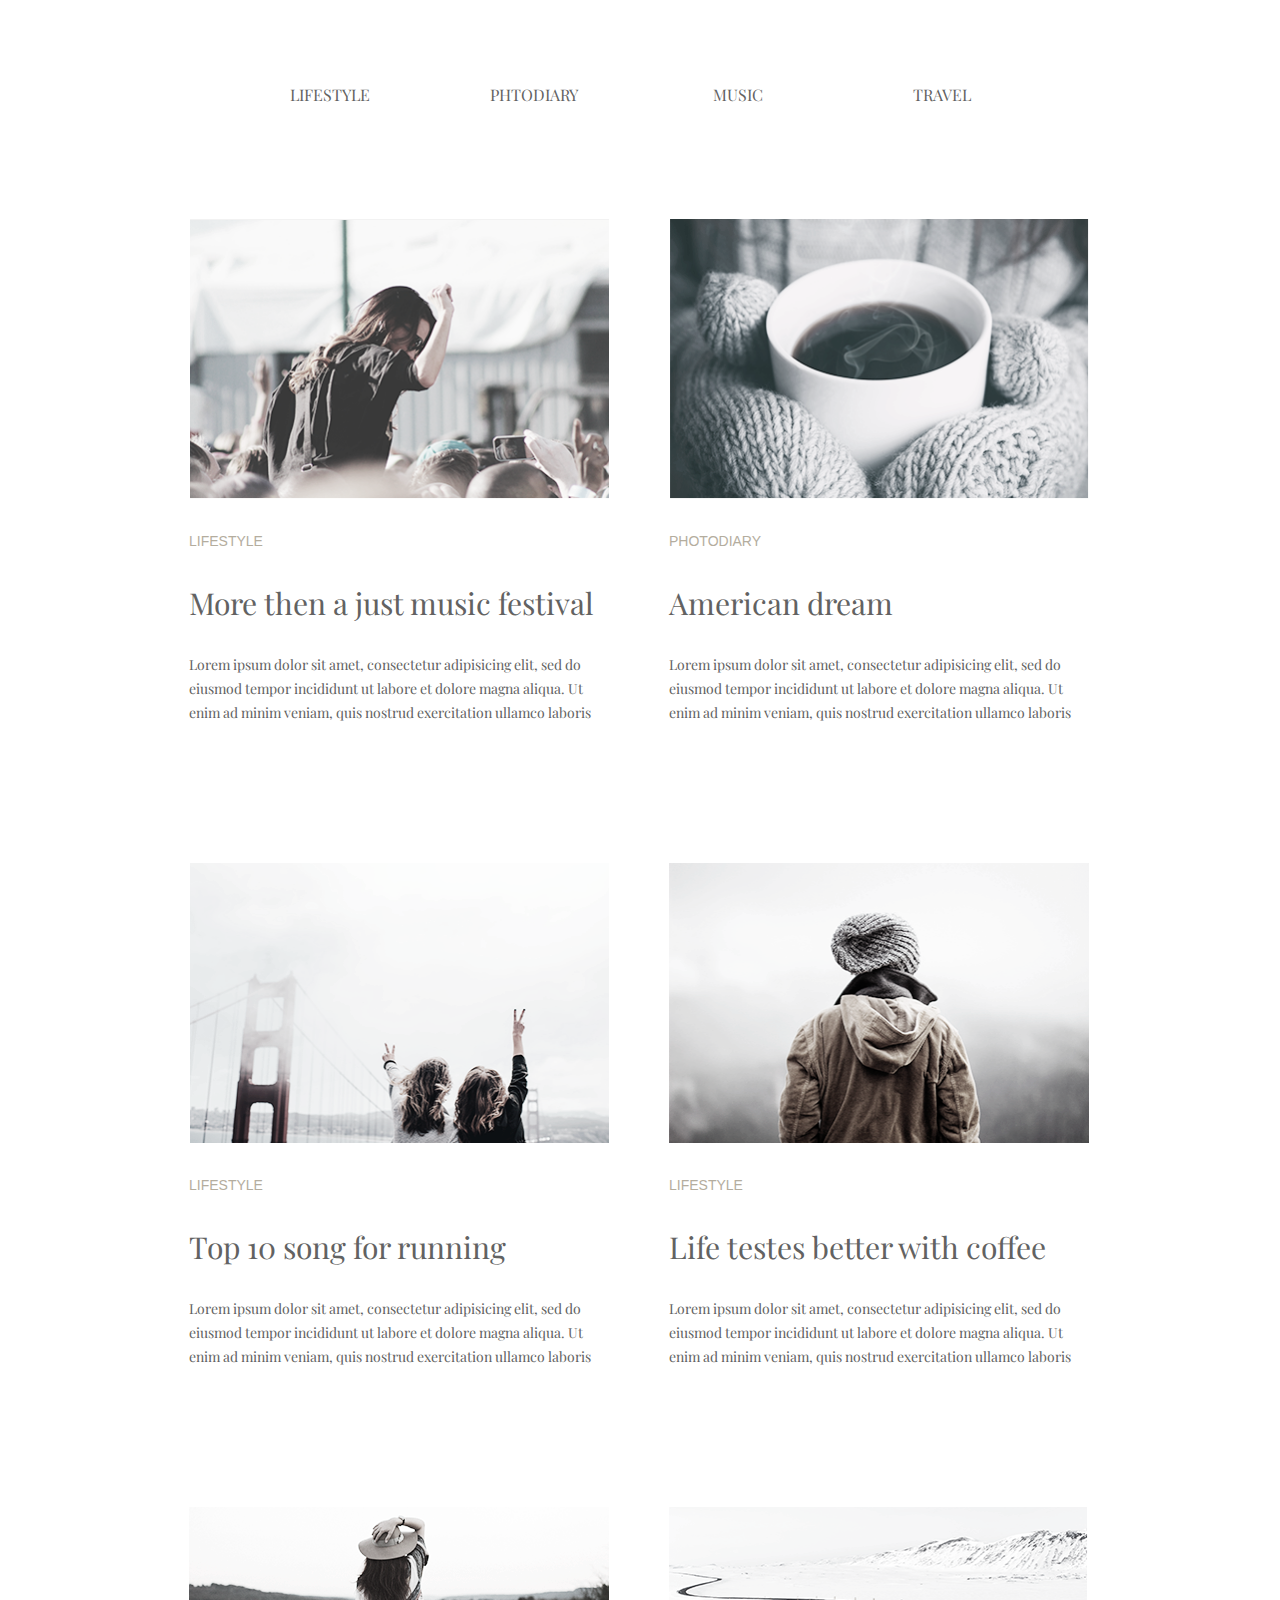
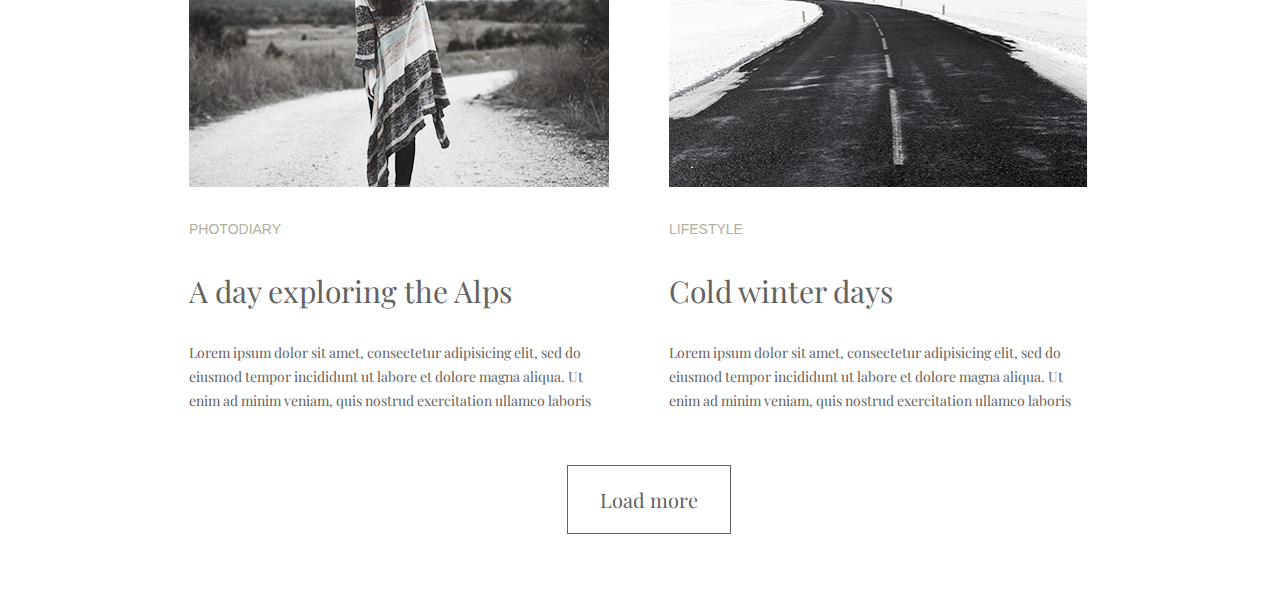
<file: css-html/homework-1/index.html>
<!DOCTYPE html>
<html lang="en">

<head>
    <meta charset="UTF-8">
    <meta name="viewport" content="width=device-width, initial-scale=1.0">
    <meta http-equiv="X-UA-Compatible" content="ie=edge">
    <title>Homework</title>
    <link href="https://fonts.googleapis.com/css?family=Playfair+Display" rel="stylesheet">
    <link rel="stylesheet" href="./css/reset.css">
    <link rel="stylesheet" href="./css/style.css">
</head>

<body>
    <header>
        <nav>
            <ul>
                <li>
                    <a class="text" href="#">LIFESTYLE</a>
                </li>
                <li>
                    <a class="text" href="#">PHTODIARY</a>
                </li>
                <li>
                    <a class="text" href="#">MUSIC</a>
                </li>
                <li>
                    <a class="text" href="#">TRAVEL</a>
                </li>
            </ul>
        </nav>
    </header>
    <main class="wrapper">
        <section>
            <div class="block">
                <img src="./img/1° row.png" alt="img1">
                <p class="img-name">LIFESTYLE</p>
                <h2 class="text text-headline">More then a just music festival</h2>
                <p class="text">Lorem ipsum dolor sit amet, consectetur adipisicing elit, sed do eiusmod tempor
                    incididunt
                    ut labore et dolore magna aliqua. Ut enim ad minim veniam, quis nostrud exercitation ullamco
                    laboris</p>
            </div>
            <div class="block">
                <img src="./img/2° row.png" alt="img3">
                <p class="img-name">PHOTODIARY</p>
                <h2 class="text text-headline">American dream</h2>
                <p class="text">Lorem ipsum dolor sit amet, consectetur adipisicing elit, sed do eiusmod tempor
                    incididunt
                    ut labore et dolore magna aliqua. Ut enim ad minim veniam, quis nostrud exercitation ullamco
                    laboris</p>
            </div>
        </section>
        <section>
            <div class="block">
                <img src="./img/3° row.png" alt="img5">
                <p class="img-name">LIFESTYLE</p>
                <h2 class="text text-headline">Top 10 song for running</h2>
                <p class="text">Lorem ipsum dolor sit amet, consectetur adipisicing elit, sed do eiusmod tempor
                    incididunt
                    ut labore et dolore magna aliqua. Ut enim ad minim veniam, quis nostrud exercitation ullamco
                    laboris</p>
            </div>

            <div class="block">
                <img src="./img/image 4.png" alt="img2">
                <p class="img-name">LIFESTYLE</p>
                <h2 class="text text-headline">Life testes better with coffee</h2>
                <p class="text">Lorem ipsum dolor sit amet, consectetur adipisicing elit, sed do eiusmod tempor
                    incididunt
                    ut labore et dolore magna aliqua. Ut enim ad minim veniam, quis nostrud exercitation ullamco
                    laboris</p>
            </div>
        </section>
        <section>
            <div class="block">
                <img src="./img/image.png" alt="img4">
                <p class="img-name">PHOTODIARY</p>
                <h2 class="text text-headline">A day exploring the Alps</h2>
                <p class="text">Lorem ipsum dolor sit amet, consectetur adipisicing elit, sed do eiusmod tempor
                    incididunt
                    ut labore et dolore magna aliqua. Ut enim ad minim veniam, quis nostrud exercitation ullamco
                    laboris</p>
            </div>
            <div class="block">
                <img src="./img/6° row.png" alt="img6">
                <p class="img-name">LIFESTYLE</p>
                <h2 class="text text-headline">Cold winter days</h2>
                <p class="text">Lorem ipsum dolor sit amet, consectetur adipisicing elit, sed do eiusmod tempor
                    incididunt
                    ut labore et dolore magna aliqua. Ut enim ad minim veniam, quis nostrud exercitation ullamco
                    laboris</p>
            </div>
        </section>
        <button class="super-link">Load more</button>
    </main>

</body>

</html>
</file>
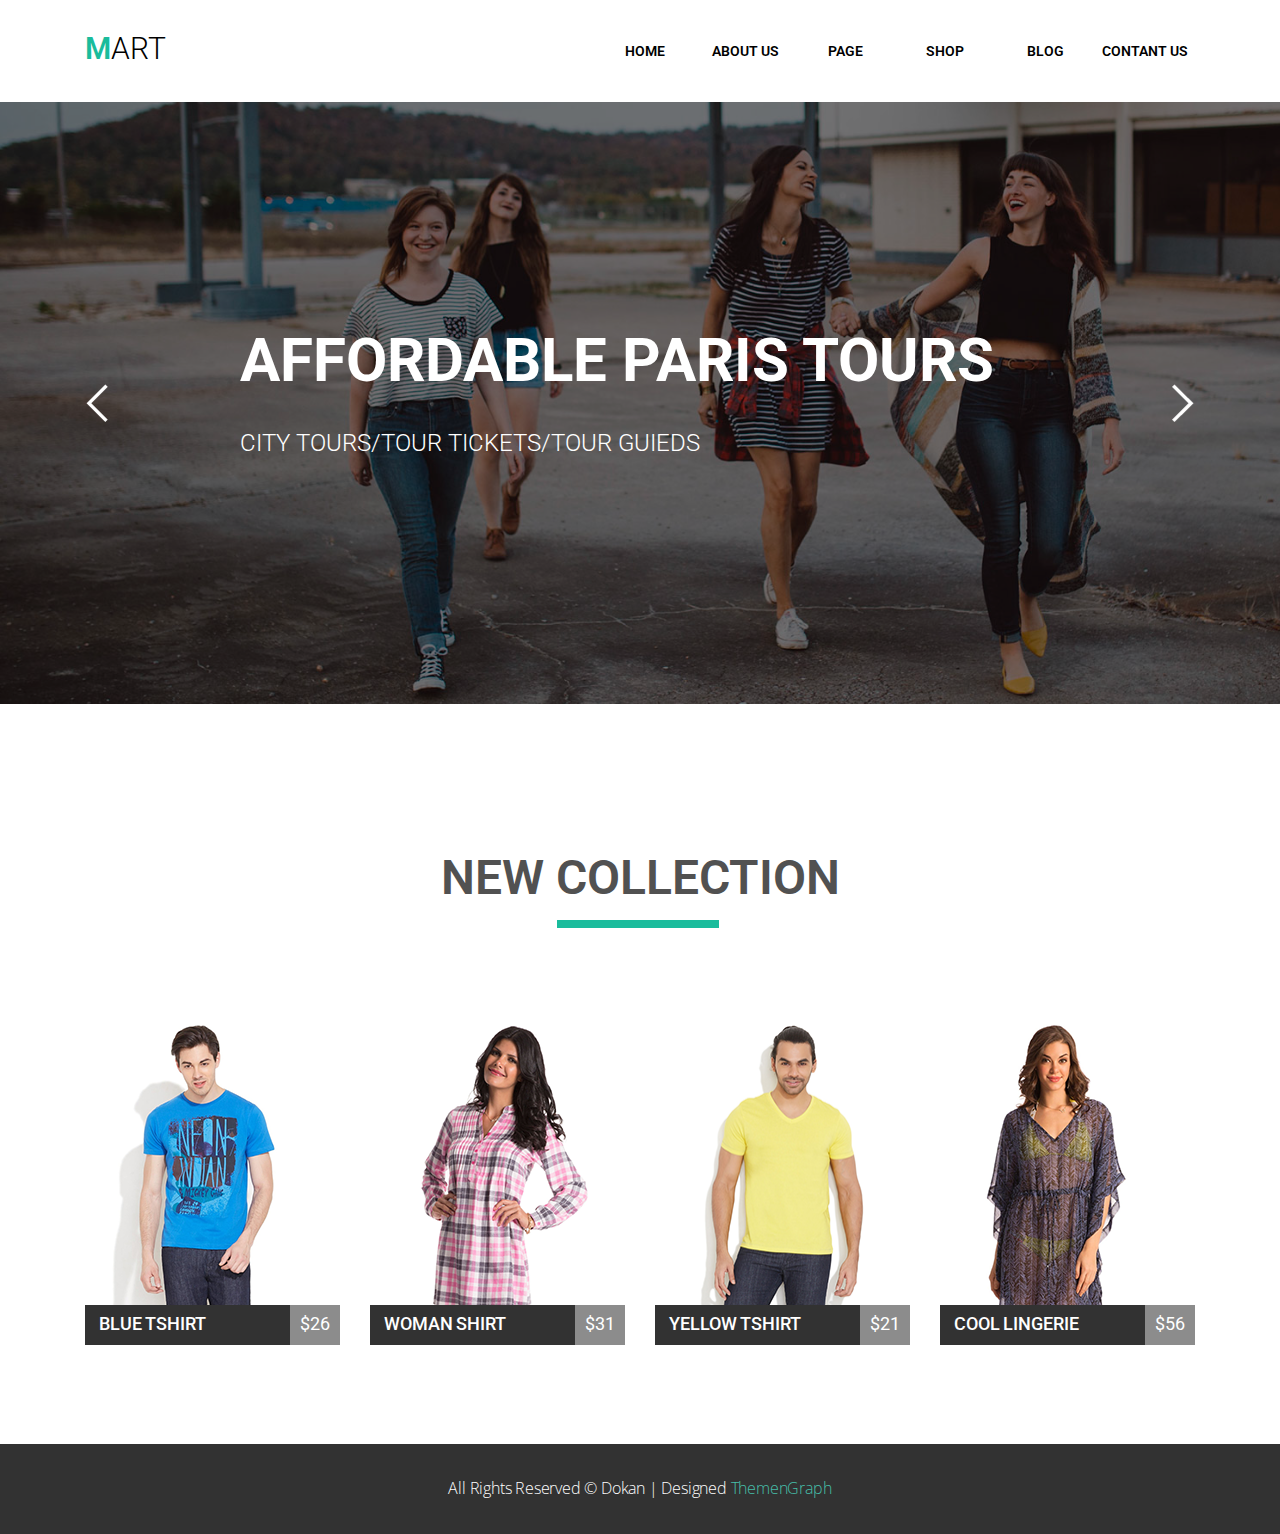
<file: css-html/homework-2/index.html>
<!DOCTYPE html>
<html lang="en">

<head>
    <meta charset="UTF-8">
    <meta name="viewport" content="width=device-width, initial-scale=1.0">
    <meta http-equiv="X-UA-Compatible" content="ie=edge">
    <title>Document</title>
    <link href="https://fonts.googleapis.com/css?family=Allerta+Stencil|Open+Sans:300,400,600|Roboto:300,400,500,900" rel="stylesheet">
    <link rel="stylesheet" href="./css/style.css">
    <link rel="stylesheet" href="./css/reset.css">
</head>

<body>
    <header class="header">
        <div class="head-nav clearfix">
            <ul>
                <span class="name">MART</span>
                <li class="menu">
                    <a href="#">CONTANT US</a>
                </li>
                <li class="menu">
                    <a href="#">BLOG</a>
                </li>
                <li class="menu">
                    <a href="#">SHOP</a>
                </li>
                <li class="menu">
                    <a href="#">PAGE</a>
                </li>
                <li class="menu">
                    <a href="#">ABOUT US</a>
                </li>
                <li class="menu">
                    <a href="#">HOME</a>
                </li>
            </ul>
        </div>
    </header>

    <main>
        <div class="slider">
            <div class="Rectangle_2"></div>
            <div class="slider-content">
                <button class="slider-btn slider-btn-prev"></button>
                <div class="slider-text">
                    <h2 class="slider-title">
                        <span class="slider-title-main">AFFORDABLE PARIS TOURS</span>
                        <span class="slider-title-secondary">CITY TOURS/TOUR TICKETS/TOUR GUIEDS</span>
                    </h2>
                </div>
                <button class="slider-btn slider-btn-next"></button>
            </div>
        </div>



        <section class=" featured clearfix">
            <div class="content">
                <h2 class="content-item">NEW COLLECTION</h2>
            </div>

            <div class="list-item img-1">
                <div class="overlay"></div>
                <div class="list-item-product">
                    <img src="./img/category-2.png" alt="" width="255px" height="283px">
                </div>

                <div class="social-img">
                    <div class="overlay-social icon-1">
                        <a href="#"></a>
                    </div>
                    <div class="overlay-social icon-2">
                        <a></a>
                    </div>
                    <div class="overlay-social icon-3">
                        <a></a>
                    </div>
                    <div class="buy">
                        <img class="icon-about" src="./img/sale.png" alt="">
                        <button class="sale">ADD TO CART</button>
                    </div>
                </div>

                <div class="box">
                    <button class="product-name">BLUE TSHIRT</button>
                    <span class="price">$26</span>
                </div>
            </div>


            <div class="list-item">
                <div class="overlay">
                </div>
                <div class="list-item-product">
                    <img src="./img/category-1.png" alt="" width="255px" height="283px">
                </div>
                <div class="social-img">
                    <div class="overlay-social icon-1">
                        <a href="#"></a>
                    </div>
                    <div class="overlay-social icon-2">
                        <a></a>
                    </div>
                    <div class="overlay-social icon-3">
                        <a></a>
                    </div>
                    <div class="buy">
                        <img class="icon-about" src="./img/sale.png" alt="">
                        <button class="sale">ADD TO CART</button>
                    </div>
                </div>

                <div class="box">
                    <button class="product-name">WOMAN SHIRT</button>
                    <span class="price">$31</span>
                </div>
            </div>
            <div class="list-item">
                <div class="overlay">
                </div>
                <div class="list-item-product">
                    <img src="./img/category-4.png" alt="" width="255px" height="283px">
                </div>
                <div class="social-img">
                    <div class="overlay-social icon-1">
                        <a href="#"></a>
                    </div>
                    <div class="overlay-social icon-2">
                        <a></a>
                    </div>
                    <div class="overlay-social icon-3">
                        <a></a>
                    </div>
                    <div class="buy">
                        <img class="icon-about" src="./img/sale.png" alt="">
                        <button class="sale">ADD TO CART</button>
                    </div>
                </div>

                <div class="box">
                    <button class="product-name">YELLOW TSHIRT</button>
                    <span class="price">$21</span>
                </div>
            </div>
            <div class="list-item img-4">
                <div class="overlay">
                </div>
                <div class="list-item-product">
                    <img src="./img/category-3.png" alt="" width="255px" height="283px">
                </div>
                <div class="social-img">
                    <div class="overlay-social icon-1">
                        <a href="#"></a>
                    </div>
                    <div class="overlay-social icon-2">
                        <a></a>
                    </div>
                    <div class="overlay-social icon-3">
                        <a></a>
                    </div>
                    <div class="buy">
                        <img class="icon-about" src="./img/sale.png" alt="">
                        <button class="sale">ADD TO CART</button>
                    </div>
                </div>

                <div class="box">
                    <button class="product-name">COOL LINGERIE</button>
                    <span class="price">$56</span>
                </div>
            </div>
        </section>
    </main>
    <footer>
        <div class="about">
            <h3>All Rights Reserved © Dokan | Designed <span class="last-word">ThemenGraph</span></h3>
        </div>
    </footer>

</html>
</file>
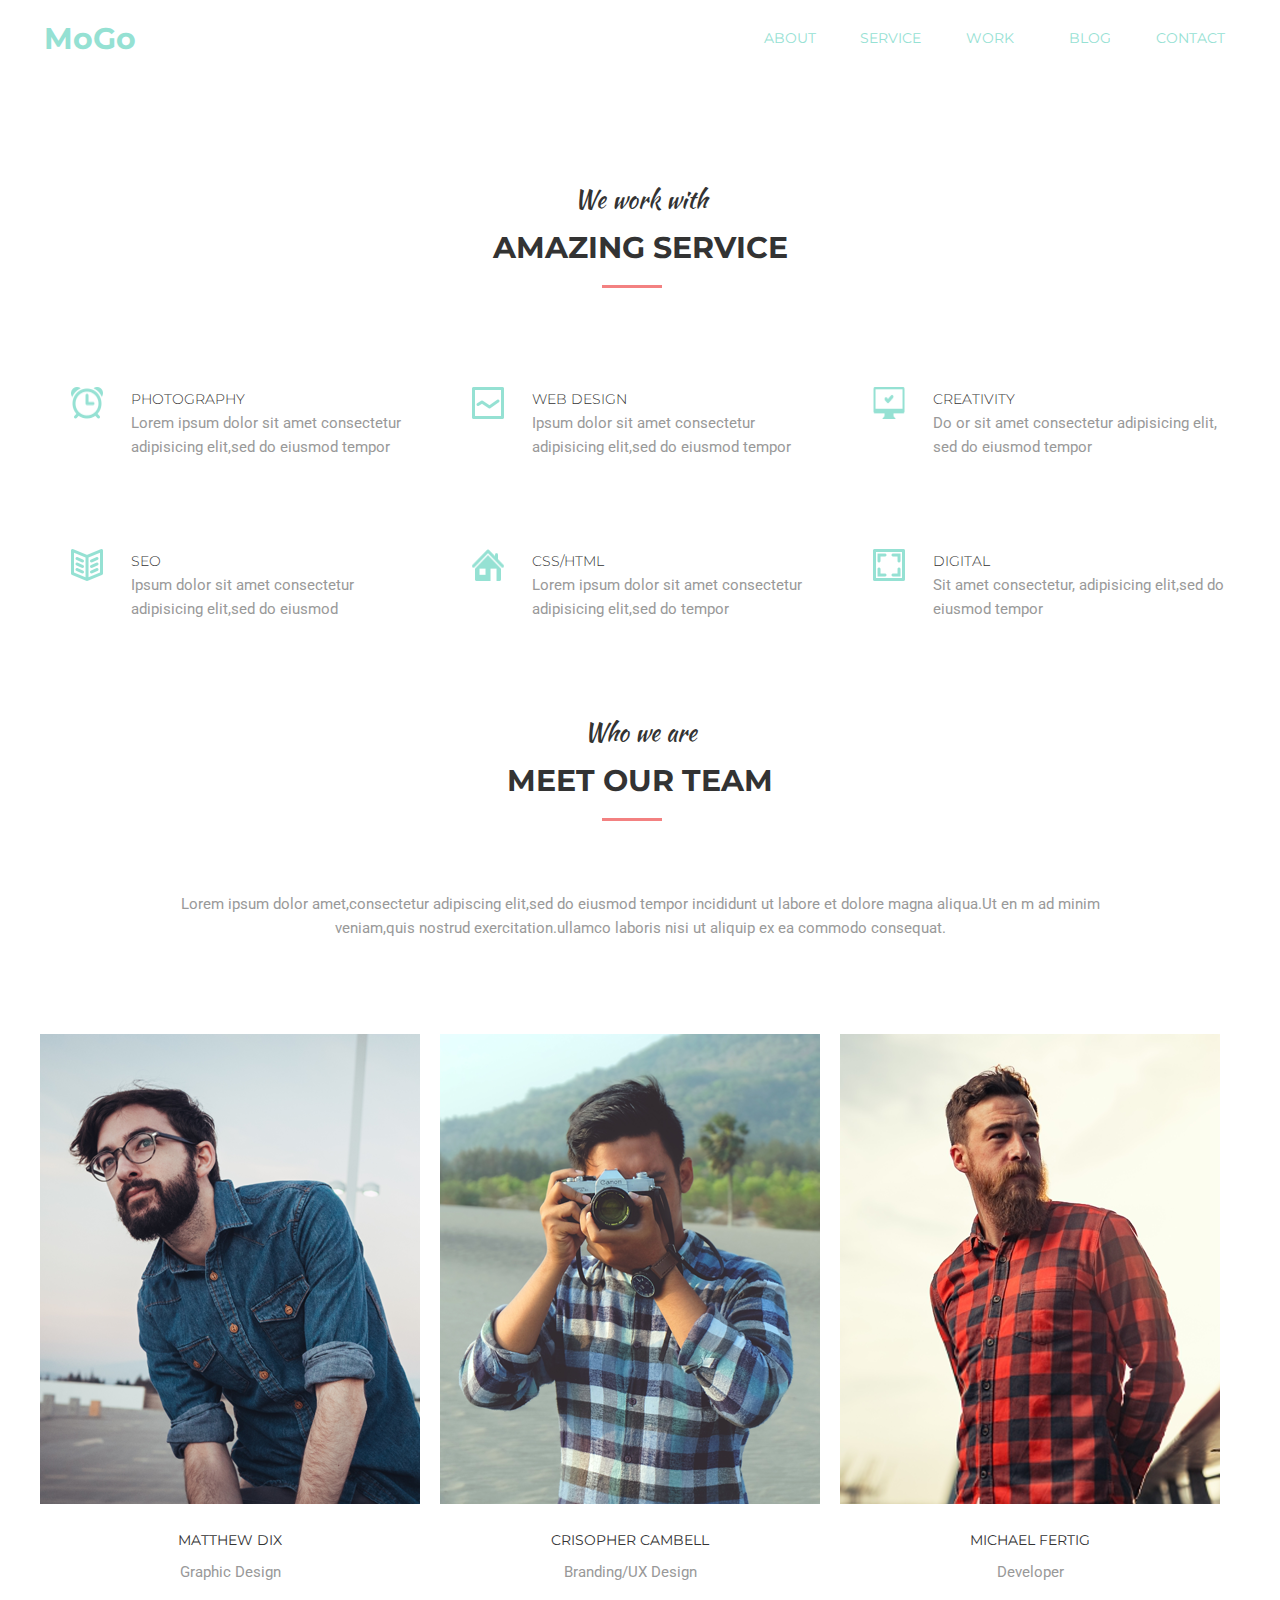
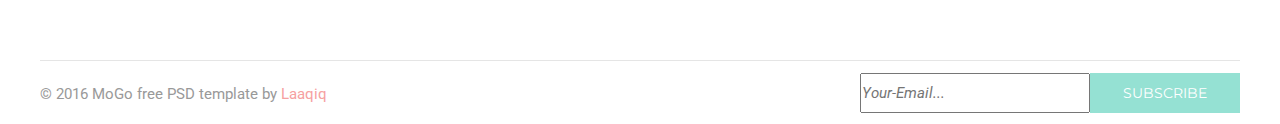
<file: css-html/homework-3/index.html>
<!DOCTYPE html>
<html lang="en">

<head>
    <meta charset="UTF-8">
    <meta name="viewport" content="width=device-width, initial-scale=1.0">
    <meta http-equiv="X-UA-Compatible" content="ie=edge">
    <title>Document</title>
    <link rel="stylesheet" href="./css/style.css">
    <link rel="stylesheet" href="./css/reset.css">
    <link href="https://fonts.googleapis.com/css?family=Kaushan+Script|Montserrat:300,400,500,800|Roboto" rel="stylesheet">
    <link rel="stylesheet" href="./css/reset.css">
</head>

<body>
    <div class="container">
        <header>
            <nav>
                <span class="logo">MoGo</span>
                <ul class="menu">
                    <li>
                        <a href="#">ABOUT</a>
                    </li>
                    <li>
                        <a href="#">SERVICE</a>
                    </li>
                    <li>
                        <a href="#">WORK</a>
                    </li>
                    <li>
                        <a href="#">BLOG</a>
                    </li>
                    <li>
                        <a href="#">CONTACT</a>
                    </li>
                </ul>
            </nav>
        </header>
        <section class="service">
            <div class="first">
                <span class="title-about">We work with</span>
                <h2 class="title">Amazing service</h2>
            </div>
            <div class="service-item">
                <ul class="service-item">
                    <li class="list-items">
                        <img class="icons" src="./icons/ALARM.png" alt="">
                        <h3>PHOTOGRAPHY</h3>
                        <p>Lorem ipsum dolor sit amet consectetur <br>
                            adipisicing elit,sed do eiusmod tempor</p>
                    </li>
                    <li class="list-items web dasign">
                        <img class="icons" src="./icons/LINE GRAPH.png" alt="">
                        <h3>WEB DESIGN</h3>
                        <p>Ipsum dolor sit amet consectetur <br>
                            adipisicing elit,sed do eiusmod tempor</p>
                    </li>
                    <li class="list-items last">
                        <img class="icons" src="./icons/COMPUTER _ OK.png" alt="">
                        <h3>CREATIVITY</h3>
                        <p>Do or sit amet consectetur adipisicing elit, <br>
                            sed do eiusmod tempor</p>
                    </li>
                    <li class="list-items">
                        <img class="icons" src="./icons/BOOK 2.png" alt="">
                        <h3>SEO</h3>
                        <p>Ipsum dolor sit amet consectetur <br>
                            adipisicing elit,sed do eiusmod</p>
                    </li>
                    <li class="list-items">
                        <img class="icons" src="./icons/HOME.png" alt="">
                        <h3>CSS/HTML</h3>
                        <p>Lorem ipsum dolor sit amet consectetur <br>
                            adipisicing elit,sed do tempor</p>
                    </li>
                    <li class="list-items last">
                        <img class="icons" src="./icons/IMAGE.png" alt="">
                        <h3>DIGITAL</h3>
                        <p>Sit amet consectetur, adipisicing elit,sed do <br>
                            eiusmod tempor</p>
                    </li>
                </ul>
            </div>
        </section>
        <section class="our-team">
            <div class="first second">
                <span class="title-about">Who we are</span>
                <h2 class="title">MEET OUR TEAM</h2>
            </div>
            <p class="about-team">Lorem ipsum dolor amet,consectetur adipiscing elit,sed do eiusmod tempor incididunt
                ut labore et dolore
                magna aliqua.Ut en m ad minim <br>
                veniam,quis nostrud exercitation.ullamco laboris nisi ut aliquip ex ea
                commodo consequat.</p>
            <div class="team-list">
                <div class="card">

                    <div class="overlay"></div>


                    <div class="card-image">
                        <img class="layers" src="./img/Layer 16.png" alt="">
                    </div>

                    <div class="social-img">
                        <div class="overlay-social icon-1 ">
                            <a class="icon-1" href="#"></a>
                        </div>
                        <div class="overlay-social icon-2">
                            <a class="icon-1 icon-2"></a>
                        </div>
                        <div class="overlay-social icon-3">
                            <a class="icon-1"></a>
                        </div>
                        <div class="overlay-social icon-4">
                            <a class="icon-1"></a>
                        </div>
                    </div>


                    <p class="card-name">MATTHEW DIX</p>
                    <p class="card-post">Graphic Design</p>
                </div>
                <div class="card">
                    <div class="overlay">
                        <div class=".Rectangle_14"></div>
                    </div>
                    <div class="card-image">
                        <img class="layers" src="./img/Layer 19.png" alt="">
                    </div>
                    <div class="social-img">
                        <div class="overlay-social icon-1 ">
                            <a class="icon-1" href="#"></a>
                        </div>
                        <div class="overlay-social icon-2">
                            <a class="icon-1 icon-2"></a>
                        </div>
                        <div class="overlay-social icon-3">
                            <a class="icon-1"></a>
                        </div>
                        <div class="overlay-social icon-4">
                            <a class="icon-1"></a>
                        </div>
                    </div>
                    <p class="card-name">CRISOPHER CAMBELL</p>
                    <p class="card-post">Branding/UX Design</p>
                </div>
                <div class="card last">
                    <div class="overlay">
                        <div class=".Rectangle_14"></div>
                    </div>
                    <div class="card-image">
                        <img class="layers" src="./img/Layer 18.png" alt="">
                    </div>
                    <div class="social-img">
                        <div class="overlay-social icon-1 ">
                            <a class="icon-1" href="#"></a>
                        </div>
                        <div class="overlay-social icon-2">
                            <a class="icon-1 icon-2"></a>
                        </div>
                        <div class="overlay-social icon-3">
                            <a class="icon-1"></a>
                        </div>
                        <div class="overlay-social icon-4">
                            <a class="icon-1"></a>
                        </div>
                    </div>
                    <p class="card-name">MICHAEL FERTIG</p>
                    <p class="card-post">Developer</p>
                </div>
            </div>
        </section>
        <footer>
            <div class="ft-container">
                <div class="footer-site">
                    <p class="footer-info">© 2016 MoGo free PSD template by <span class="word">Laaqiq</span></p>
                </div>
                <div class="mail-action">
                    <form action="#" method="get">
                        <div class="mail">
                            <input type="email" name="a" id="id_input" placeholder="Your-Email...">
                        </div>
                        <div class="sub">
                            <input type="submit" value="Subscribe">
                        </div>
                    </form>
                </div>
            </div>
        </footer>
    </div>
</body>

</html>
</file>
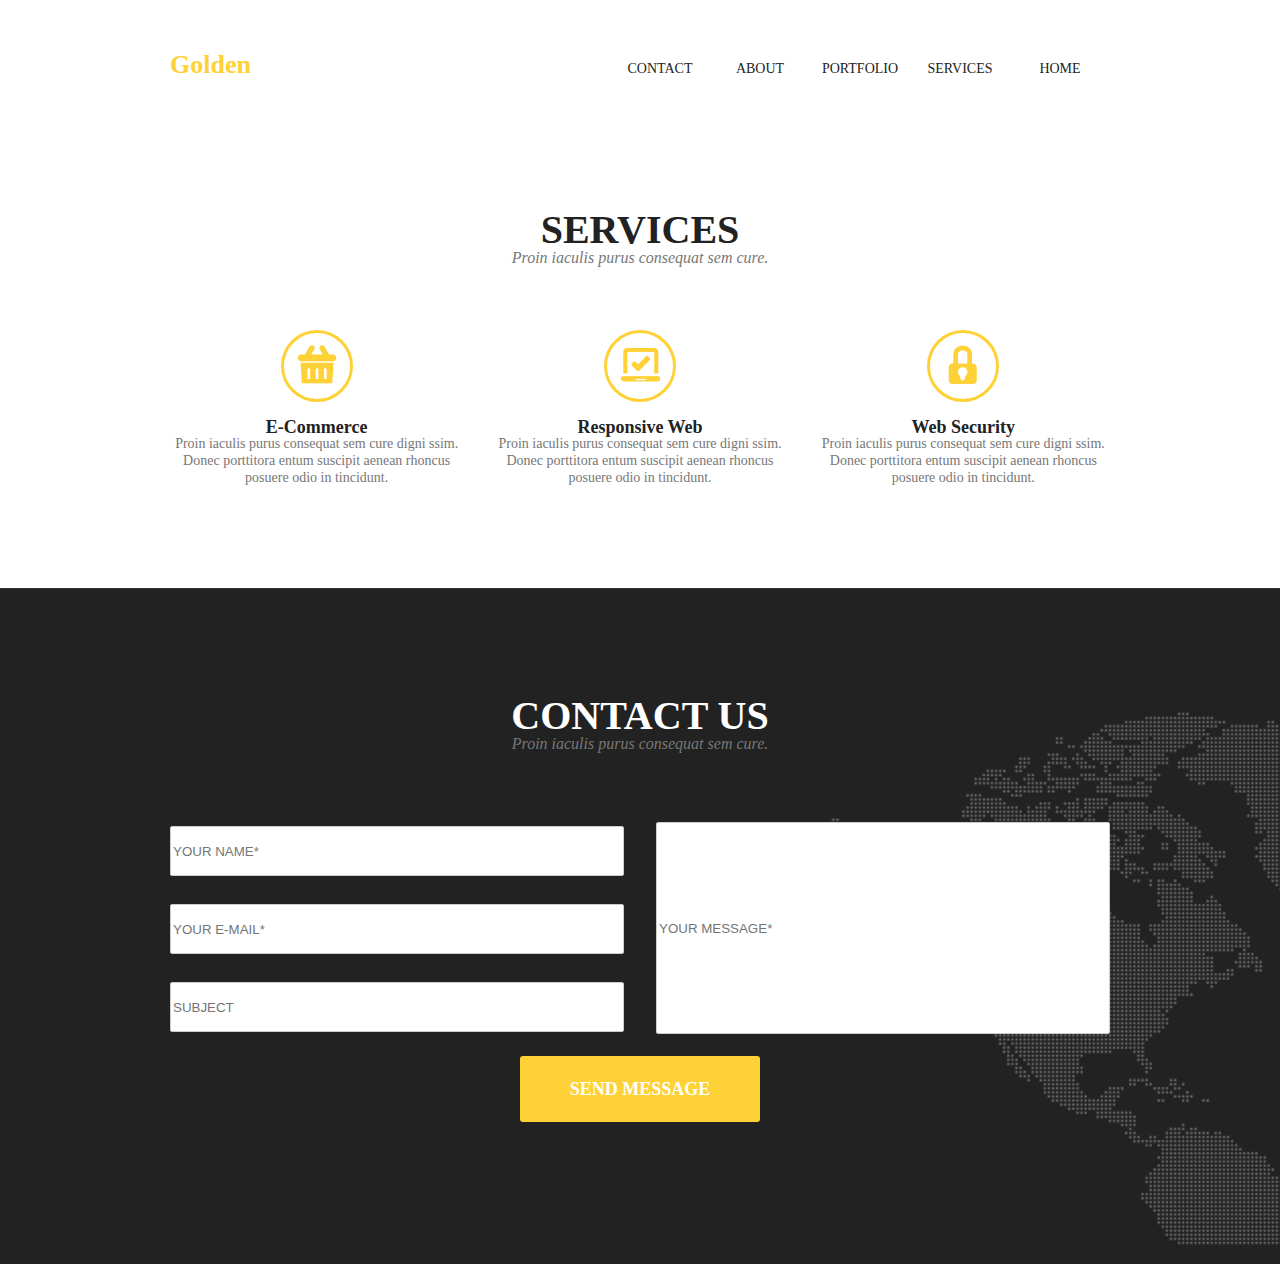
<file: css-html/homework-4/index.html>
<!DOCTYPE html>
<html lang="en">

<head>
    <meta charset="UTF-8">
    <meta name="viewport" content="width=device-width, initial-scale=1.0">
    <meta http-equiv="X-UA-Compatible" content="ie=edge">
    <title>Document</title>
    <link rel="stylesheet" href="./css/style.css">
    <link rel="stylesheet" href="./css/reset.css">
</head>

<body>
    <div class="container">
        <header>
            <nav>
                <span class="logo">Golden</span>
                <ul class="menu">
                    <li>
                        <a href="#">CONTACT</a>
                    </li>
                    <li>
                        <a href="#">ABOUT</a>
                    </li>
                    <li>
                        <a href="#">PORTFOLIO</a>
                    </li>
                    <li>
                        <a href="#">SERVICES</a>
                    </li>
                    <li>
                        <a href="#">HOME</a>
                    </li>
                </ul>
            </nav>
        </header>

        <main>
            <section class="services">
                <div class="first">
                    <h2 class="title">SERVICES</h2>
                    <span class="sub-title">Proin iaculis purus consequat sem cure. </span>
                </div>
                <ul class="services-item">
                    <li class="list-items">
                        <div class="circle">
                            <img class="icons" src="./icons/Icon-Basket.png" alt=>
                        </div>
                        <h3>E-Commerce</h3>
                        <p>Proin iaculis purus consequat sem cure
                            digni ssim. Donec porttitora entum suscipit
                            aenean rhoncus posuere odio in tincidunt.</p>
                    <li class="list-items">
                        <div class="circle">
                            <img class="icons" src="./icons/Icon-Laptop.png" alt="">
                        </div>
                        <h3>Responsive Web</h3>
                        <p>Proin iaculis purus consequat sem cure
                            digni ssim. Donec porttitora entum suscipit
                            aenean rhoncus posuere odio in tincidunt.</p>
                    </li>
                    <li class="list-items">
                        <div class="circle">
                            <img class="icons" src="./icons/Icon-Locked.png" alt="">
                        </div>
                        <h3>Web Security</h3>
                        <p>Proin iaculis purus consequat sem cure
                            digni ssim. Donec porttitora entum suscipit
                            aenean rhoncus posuere odio in tincidunt.</p>
                    </li>
                </ul>
            </section>
    </div>
    <section class="contacs">
        <div class="second">
            <h2 class="title second-title">CONTACT US</h2>
            <span class="sub-title">Proin iaculis purus consequat sem cure. </span>
        </div>
        <div class="container">
                <form action="#" method="get">
                    <input type="name" name="a" placeholder="YOUR NAME*">
                    <input type="email" name="a" placeholder="YOUR E-MAIL*">
                    <input type="subject" name="a" placeholder="SUBJECT">
                    <input type="text" name="a" placeholder="YOUR MESSAGE*">
                    <input type="submit" value="SEND MESSAGE" id="sub_noname">
                </form>
        </div>
    </section>
    </main>
    </div>
</body>

</html>
</file>
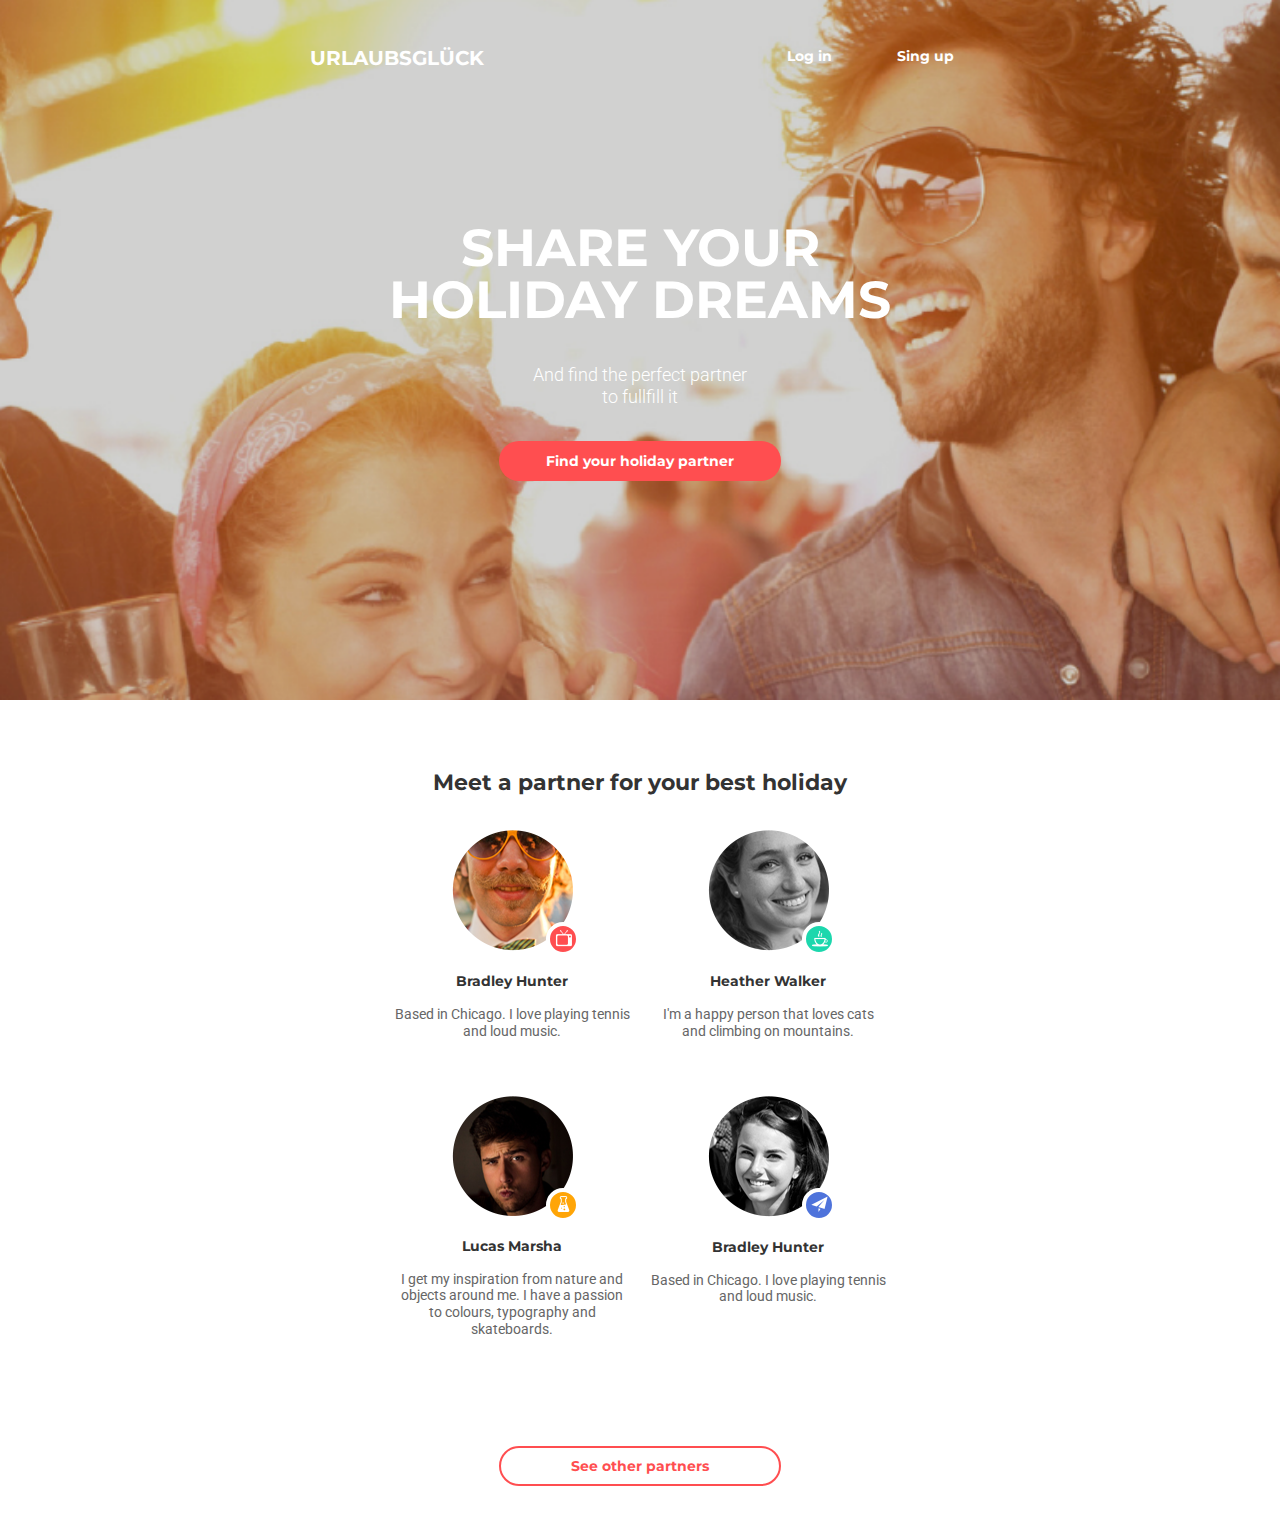
<file: css-html/homework-5/index.html>
<!DOCTYPE html>
<html lang="en">

<head>
    <meta charset="UTF-8">
    <meta name="viewport" content="width=device-width, initial-scale=1.0">
    <meta http-equiv="X-UA-Compatible" content="ie=edge">
    <title>Document</title>
    <meta name="viewport" content="width=device-width, initial-scale=1.0">
    <link href="https://fonts.googleapis.com/css?family=Montserrat:400,700|Roboto:300,400" rel="stylesheet">
    <link rel="stylesheet" href="./css/reset.css">
    <link rel="stylesheet" href="./css/style.css">
    <link rel="stylesheet" href="./css/media.css">
</head>

<body>
    <header>
        <div class="container-head">
            <div class="identification">
                <div class="title-about">
                    <span>URLAUBSGLÜCK</span>
                </div>
                <div class="enter">
                    <button class="btn-log">Log in</button>
                    <button class="btn-sign">Sing up</button>
                </div>
            </div>
            <div class="site-title">
                <h2 class="title">SHARE YOUR <br>
                    HOLIDAY DREAMS</h2>
                <p class="title-add">And find the perfect partner 
                    to fullfill it</p>
            </div>
            <button class="btn-find">Find your holiday partner</button>
        </div>
    </header>
    <main>
        <section class="container">
            <h2 class="main-title">Meet a partner for your
                best holiday</h2>
            <ul class="card-list">
                <li class="card">
                    <div class="partner-item">
                        <img src="./img/Layer 6.png" alt="">
                        <div class="icon">
                            <img class="icon-item" src="./icons/Shape 128.png" alt="">
                        </div>
                    </div>
                    <h3>Bradley Hunter</h3>
                    <p>Based in Chicago. I love playing tennis and loud music.</p>
                </li>
                <li class="card">
                    <div class="partner-item">
                        <img src="./img/Layer 7.png" alt="">
                        <div class="icon icon-3">
                            <img class="icon-item" src="./icons/Shape 153.png" alt="">
                        </div>
                    </div>
                    <h3>Heather Walker</h3>
                    <p>I'm a happy person that loves cats and climbing on mountains.</p>
                </li>
                <li class="card">
                    <div class="partner-item">
                        <img src="./img/Layer 8.png" alt="">
                        <div class="icon icon-2">
                            <img class="icon-item" src="./icons/Shape 155.png" alt="">
                        </div>
                    </div>
                    <h3>Lucas Marsha</h3>
                    <p>I get my inspiration from nature and objects around me. I have a passion to colours, typography
                        and
                        skateboards.
                    </p>
                </li>
                <li class="card">
                    <div class="partner-item">
                        <img src="./img/Layer 10.png" alt="">
                        <div class="icon icon-4">
                            <img class="icon-item" src="./icons/Shape 170.png" alt="">
                        </div>
                    </div>
                    <h3>Bradley Hunter</h3>
                    <p>Based in Chicago. I love playing tennis and loud music.</p>
                </li>
            </ul>
            <button class="btn-footer">See other partners</button>
        </section>
    </main>
</body>

</html>
</file>
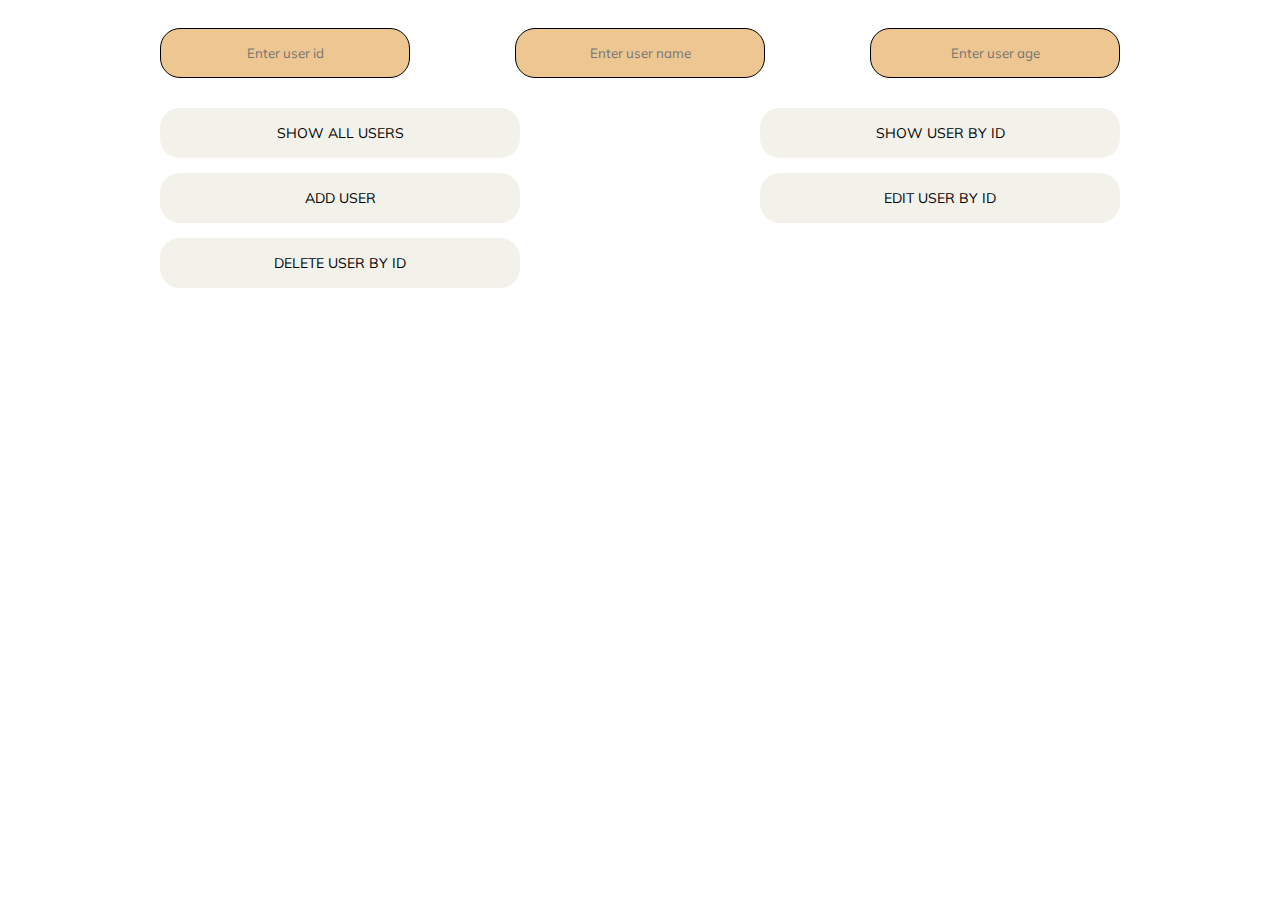
<file: JavaScript/js-homework-10/index.html>
<!DOCTYPE html>
<html lang="en">

<head>
  <meta charset="UTF-8">
  <meta name="viewport" content="width=device-width, initial-scale=1.0">
  <meta http-equiv="X-UA-Compatible" content="ie=edge">
  <title>Document</title>
  <link rel="stylesheet" href="./css/style.css">
  <link href="https://fonts.googleapis.com/css?family=Muli&display=swap" rel="stylesheet">
</head>

<body>
  <div class="container">
    <form class="form">
      <div class="inputs">
        <input type="text" id="id" name="id" placeholder="Enter user id">
        <input type="text" id="name" name="name" placeholder="Enter user name">
        <input type="text" id="age" name="age" placeholder="Enter user age">
      </div>
      <div class="btns">
        <button class="btn" type="submit" data-action="getAll">Show all users</button>
        <button class="btn" type="submit" data-action="getById">Show user by id</button>
        <button class="btn" type="submit" data-action="add">Add user</button>
        <button class="btn" type="submit" data-action="update">Edit user by id</button>
        <button class="btn" type="submit" data-action="remove">Delete user by id</button>
      </div>
    </form>
    <div class="container-result">
      <p class="result"></p>
    </div>
  </div>
  <script src="./js/scripts.js"></script>
</body>

</html>
</file>
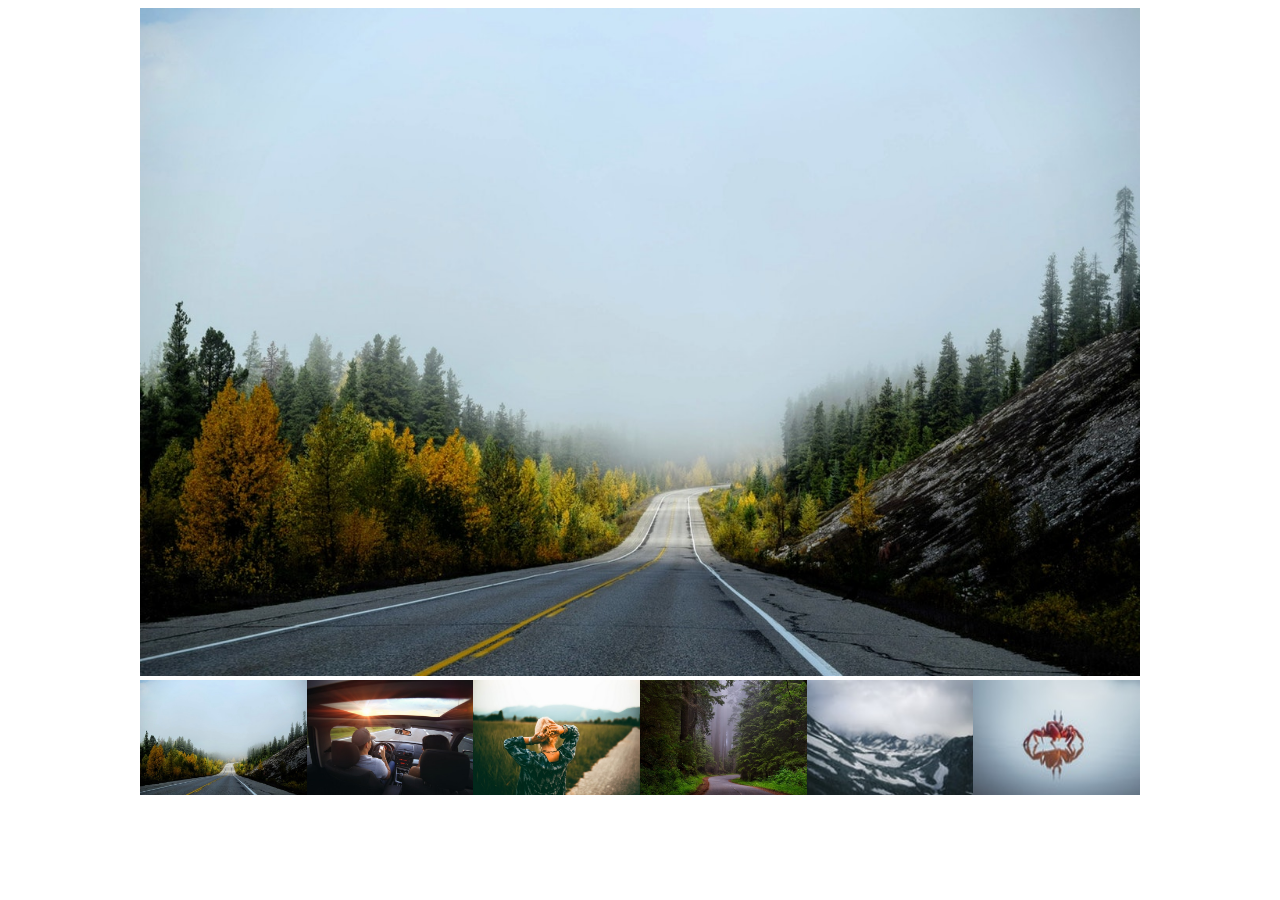
<file: JavaScript/js-homework-8/index.html>
<!DOCTYPE html>
<html lang="en">
<head>
    <meta charset="UTF-8">
    <meta name="viewport" content="width=device-width, initial-scale=1.0">
    <meta http-equiv="X-UA-Compatible" content="ie=edge">
    <title>Document</title>
    <link rel="stylesheet" href="./css/style.css">
</head>
<body>
        <div class="image-gallery js-image-gallery">
                <div class="fullview">
                  <!-- Если выбран первый элемент из preview -->
                  <!-- <img src="img/fullview-1.jpg" alt="alt text 1"> -->
                </div>
                <!-- li будет столько, сколько объектов в массиве картинок. Эти 3 для примера -->
                <ul class="preview">
                  <!-- <li><img src="img/preview-1.jpg" data-fullview="img/fullview-1.jpeg" alt="alt text 1"></li>
                  <li><img src="img/preview-2.jpg" data-fullview="img/fullview-2.jpeg" alt="alt text 2"></li>
                  <li><img src="img/preview-3.jpg" data-fullview="img/fullview-3.jpeg" alt="alt text 3"></li> -->
                </ul>
              </div>   

    <script src="./js/scripts.js"></script>
</body>
</html>
</file>
<file: css-html/homework-1/css/style.css>
*{
    box-sizing: border-box;
    margin: 0;
}

header{
   padding: 74px 0px 104px;
}

ul{
    margin: 0 auto;
    padding: 0;
    width: 820px;
}

li{
    display: inline-block;
    width: 200px;
    text-align: center;
}

.wrapper{
    width: 902px;
    margin: 0 auto;
    padding: 0px;
}

.block{
    width: 420px;
    display: inline-block;
    margin-right: 56px;
}

.block:last-child{
    margin-right: 0px;
}

section{
    display: inline-block;
    margin-bottom: 138px;
}

section:last-of-type{
    margin-bottom: 52px;
}

.button{
    margin-top: 56px;
    margin-left: 358px;
    margin-right: 378px;
    margin-bottom: 70px;
    height: 58px;
    width: 164px;
    cursor: pointer;
}


.text{
    font-family: 'Playfair Display', serif;
    font-weight: 400;
    color: #626262;
}

.img-name{
    font-family: 'Ubuntu', sans-serif;
    font-size: 14px;
    font-weight: 300;
    color: #b4ad9e;
    margin: 0 0 30px 0;
}

.text-headline{
    font-size: 30px;
}

p {
    font-size: 14px;
    line-height: 24px;
}

a {
    display: block;
    padding: 10px 5px;
    border: 0px solid;
}

a:hover{
    color: #89d7fa;
}

.super-link{
    display: block;
    margin: 0 358px 70px 378px;
    width: 164px;
    padding: 20px;
    border: 1px solid;
    cursor: pointer;
    font-size: 20px;
    background: transparent;
    font-family: 'Playfair Display', serif;
    color: #626262;
}

p {
    margin-top: 30px;
    margin: 0px;
}

h2{
    margin-top: 30px;
    margin: 0 0 30px 0;
}

img{
    width: 420px;
    height: 280px;
    display: block;
    margin-bottom: 30px;
}
</file>
<file: css-html/homework-2/css/style.css>
*{
    margin: 0;
    padding: 0;
    box-sizing: border-box;
}

.header{
    width: 1110px;
    margin: 0 auto;
    padding: 34px 0 34px 0px;
    font-family: 'Roboto', sans-serif;
}

.head-nav{
    text-align: center;
}
 
.name{
     font-weight: 300;
     font-size: 30px;
     float: left;
}
 
.name::first-letter{
     color: #1abc9c;
     font-weight: 600;
}


.menu{
    font-size: 14px;
     float: right;
     text-align: center;
     font-weight: 600;
     width: 100px;
}

.clearfix::after{
     display: table;
     content: '';
     clear: both;
}


a {
display: block;
padding: 10px 5px;
border: 0px solid;
color: #000;
}
 
a:hover{
     color: #1abc9c;
}

.fone-img{
    max-width: 100%;
    height: 602px;
}

.slider{
    background: url(../img/Фон.png);
    background-size: cover;
    height: 602px;
    margin-bottom: 150px;
    position: relative;
}

.overlay-slider{
    background: #181819;
    height: 600px;
    width: 100%;
    opacity: 0;
}
.Rectangle_2 {
    background-color: rgb(0, 0, 2);
    opacity:0.522;
    position: absolute;
    width:100%;
    height: 602px;
}


.slider-content{
    height: 100%;
    position: relative;
    width: 980px;
    margin: 0 auto;
}


.slider-btn{
    position: absolute;
    top: 50%;
    transform: translateY(-50%);
    width: 104px;
    height: 104px;
    background: inherit;
    overflow: hidden;
    border: none;

}

.slider-btn:hover{
    background-color: rgb(26, 188, 156);
    cursor: pointer;
}


.slider-btn::before {
    content: '';
    position: absolute;
    width: 22px;
    height: 38px;
    top: 50%;
    left: 50%;
}

.slider-btn-prev {
    right: 100%;
}

.slider-btn-next {
    left: 100%;
}

.slider-btn-prev::before {
    background: url(../img/bef.png);
    transform: translate(-55%, -50%);
}

.slider-btn-next::before {
    background: url(../img/after.png);
    transform: translate(-45%, -50%);
   
}


.slider-text{
    margin: 0 auto;
    max-height: 100%;
    width: 800px;
}

.slider-title{
    display: flex;
    flex-direction: column;
    color: #fff;
    padding: 218px 0px;
    font-family: 'Roboto', sans-serif;
    line-height: 82px;
    text-transform: uppercase;
}

.slider-title-main{
    font-size: 60px;
    font: weight 900;
}

.slider-title-secondary{
    font-size: 24px;
    font-weight: 300;
}


.content{
    margin: 0 auto;
    padding: 0px 0px 120px;
}

 .content-item{
    text-align: center;
    position: relative;
    font-size: 48px;
    font-weight: 600;
    font-family: 'Roboto', sans-serif;
    color: #515151;
}

.content-item::after{
    content: '';
    position: absolute;
    height: 8px;
    width: 162px;
    background: #1abc9c;
    bottom: 0;
    right: 476px;
    top: 66px;
}

.featured{
    width: 1110px;
    margin: 0 auto 98px;
}

.list-item{
    float: left;
    width: 255px;
    height: 324px;
    margin: 0px 15px 0px 15px;
}

.img-1{
    margin-left: 0px;
}

.img-4{
    margin-right: 0px;
}

img{
    display: block;
}

.box{
    width: 255px;
    height: 40px;
    background:#323232;
}


.product-name{
    width: 200px;
    height: 38px;
    border: solid 0px;
    cursor: pointer;
    color: #fff;
    text-align: start;
    padding-left: 14px;
    font-family: "Roboto";
    line-height: 1.778;
    font-size: 18px;
    font-weight: 500;
    word-spacing: -0.55px;
    background: inherit;
}



.price{
    font-size: 18px;
    font-family: "Roboto", sans-serif;
    float: right;
    margin: 0;
    text-align: center;
    color: #fff;
    height: 40px;
    padding: 10px;
    font-size: 18px;
    background: rgba(255, 255, 255,44%);
}



.list-item:hover{
    cursor: pointer;
}  

.list-item:hover .box{
    background: #1abc9c;
}



footer{
    max-width: 100%;
    background: #323232;
    height: 90px;
    text-align: center;
}

.about{
    margin: 0 auto;
    padding: 36px 0px;
    font-family: 'Open Sans', sans-serif;
}

h3{
    color: #fff;
    font-size: 16px;
    font-weight: 300;
    letter-spacing: -0.2px;
}
 
 

.last-word{
    color: #46bfa9;
}

.list-item{
    position: relative;
}

.overlay{
    width: 100%;
    height: 283px;
    background-color: rgb(0, 0, 0);
    position: absolute;
    color: #fff;
    opacity: 0;
    border: 10px solid #fff;
}

.list-item:hover .overlay{
    opacity: 0.55;
}

.list-item:hover .social-img{
    opacity: 1;
}

.social-img{
    position: absolute;
    height: 30px;
    width: 30px;
    align-items: center;
    top: 80px;
    left: 36px;
}

.sale{
    background: inherit;
    border: 0px;
    color: rgb(255, 255, 255);
    width: 116px;
    height: 50px;
    padding: 15px 0px;
}

.sale:hover{
    cursor: pointer;
}

.icon-about{
    width: 28px;
    margin: 12px
}


.social-img{
    position: absolute;
    display: flex;
    justify-content: space-between;
    left: 46px;
    width: 168px;
    height: 108px;
    opacity: 0;
}
.overlay-social{
    border: 1px solid #fff;
    width: 50px;
    height: 50px;
    background-position: center;
    background-repeat: no-repeat;
}


.overlay-social:hover{
    background-color: #1abc9c;
    cursor: pointer;
}

.icon-1{
    background-image: url(../img/1.png);  
}

.icon-2{
    background-image: url(../img/2.png);  
}

.icon-3{
    background-image: url(../img/3.png);  
}


.buy{
    position: absolute;
    top: 86px;
    background-color: inherit;
    border: 1px solid #fff;
    display: flex;
}

.buy:hover{
    cursor: pointer;
    background-color: #323232;
}
</file>
<file: css-html/homework-3/css/style.css>
*{
    margin: 0;
    box-sizing: border-box;
}

.container{
    width: 1200px;
    margin: 0 auto;
    padding: 0;
}

header{
    padding: 20px 0 20px;
    margin: 0px 0px 102px;
}

nav{
    text-align: center;
    display: flex;
    justify-content: space-between;
}

.logo{
    font-size: 30px;
    font-family: "Montserrat";
    color: #95e1d3;
    font-weight: bold;
    width: 100px;
    padding-top: 4px;
}

  
.menu{
    display: flex;
}

.menu li{
    width: 100px;
    padding: 10px;
}


.first{
    text-align: center;
    margin-bottom: 112px;
    line-height: 1.8;
}

.second{
    margin-bottom: 84px;
}

  

.title-about{
    font-size: 24px;
    font-family: 'Kaushan Script', cursive;
    color: rgb(51, 51, 51);
}

  

a{
    color: #95e1d3;
    font-size: 14px;
    font-family: "Montserrat";
    position: relative;
    font-weight: 400;
}

a::before{
    content: "";
    position: absolute;
    width: 100%;
    height: 3px;
    background-color: rgb(243, 129, 129);
    top: 24px;
    left: 0;
    bottom: 0;
    transform: scaleX(0);
    transition: transform 0s;
    transform-origin: 0 0;
}
.Rectangle_5_copy_6 {
    background-color: rgb(243, 129, 129);
    position: absolute;
    left: 1071px;
    top: 62px;
    width: 50px;
    height: 3px;
    z-index: 86;
  }
  

a:hover::before{
    transform: scaleX(1);
}
a:hover{
    color:  rgb(243, 129, 129);
}


.title{
    position: relative;
    font-size: 30px;
    text-transform: uppercase;
    font-family: "Montserrat";
    color: rgb(51, 51, 51);
    font-weight: bold;
}



.title::after{
    position: absolute;
    content:"";
    background-color: rgb(243, 129, 129);
    left: 562px;
    top: 64px;
    width: 60px;
    height: 3px;
}

.service-item{
    display: flex;
    justify-content: space-between;
    flex-wrap: wrap;
    width: 1182px;
    margin: 0 auto;
}


.list-items{
    margin-right: 20px;
    margin-bottom: 90px;
    line-height: 24px;
    width: 380px;
    padding-left: 82px;
    position: relative;
}

.icons{
    position: absolute;
    align-items: center;
    width: 32px;
    height: 32px;
    left: 22px;
    top: 0;
}


h3{
    font-size: 14px;
    font-family: "Montserrat";
    color: rgb(51, 51, 51);
    font-weight: 300;
}

p{
    font-size: 15px;
    font-family: "Roboto";
    color: rgb(153, 153, 153);
}

.clearfix::after{
    display: table;
    content: '';
    clear: both;
}

.about-team{
    text-align: center;
    margin-bottom: 94px;
    line-height: 1.6;
}


.team-list{
    display: flex;
    margin: 0 auto;
}

.card{
    margin: 0px 20px 66px 0px;
    width: 380px;
    height: 560px;
    position: relative;
}

.card-name {
    font-size: 14px;
    font-family: "Montserrat";
    color: rgb(51, 51, 51);
    line-height: 1.2;
    text-align: center;
    margin-bottom: 16px;

}


.card-post{
    text-align: center;
}

.last{
    margin-right: 0px;
}

.card-image{
    margin-bottom: 28px;
    width: 380px;
    height: 470px;
    background: #95e1d3;
}

footer{
    border-top:solid 1px rgb(229, 229, 229);
    height: 64px;
}

.footer-site{    
    padding: 24px 0px 0px;
    font-size: 14px;
    font-family: "Montserrat";
    color: rgb(51, 51, 51);
    line-height: 1.2;
    width: 120%;
    margin-right: 0;
    
}

.ft-container{
    display: flex;
    justify-content: space-between;
}

.word{
    color: #f6a1a1;
}

.overlay{
    background-image: -webkit-linear-gradient( 90deg, rgb(252,227,138) 0%, rgb(243,129,129) 100%);
    position: absolute;
    width: 380px;
    height: 470px;
    opacity: 0;
}


.layers{
    position: absolute;  
}

.card:hover .overlay{
    opacity: 1;
    top: -10px;
    left: -10px;
}

.card:hover .layers{
    opacity: 0.1;
    top: -10px;
    left: -10px;   
}
.card:hover .social-img{
    opacity: 1;
}

.social-img{
    display: flex;
    position: absolute;
    background-color:inherit;
    height: 56px;
    width: 224px;
    top: 196px;
    left: 78px;
    opacity: 0;
}


.overlay-social{
    background-color:#fce38a;
    height: 56px;
    width: 56px;
    border: solid 0px;
    margin-right: 1px;
    background-image: url(../icons/facebook.png);
    background-repeat: no-repeat; 
    background-position: center; 
}

.overlay-social:hover{
    background-color: #95e1d3;
    cursor: pointer;
}


.icon-2{
    background-image: url(../icons/twitter.png);

}

.icon-3{
    background-image: url(../icons/pinterest.png);
}

.icon-4{
    background-image: url(../icons/instagram.png);
}


.mail-action{
    width: 400px;
    height: 40px;
    padding-top: 12px;
}

form {
    display: flex;
}

input[type="email"]{
    font-size: 15px;
    font-family: "Roboto";
    color: rgb(204, 204, 204);
    font-style: italic;
    line-height: 1.6;
    height: 40px;
    width: 230px;
    margin: 0;
    padding: 0;
}

input[type="submit"]{
    font-size: 14px;
    font-family: "Montserrat";
    color: rgb(255, 255, 255);
    text-transform: uppercase;
    line-height: 1.2;
    text-align: center;
    height: 40px;
    width: 150px;
    border: 0px;
    margin: 0;
    padding: 0;
    background: #95e1d3;
    color: #ffffff;
    text-align: center;
}
</file>
<file: css-html/homework-4/css/style.css>
*{
    margin: 0;
    box-sizing: border-box;
}

.container{
    width: 940px;
    margin: 0 auto;
}

header{
    padding: 52px 0 124px;
}

nav{
    display: flex;
    justify-content: space-between;
    text-align: center;
}

.logo{
    font-size: 26px;
    font-family: "Wisdom";
    color: #fed136;
    font-weight: bold;
}

.menu{
    display: flex;
}

.menu li{
    width: 100px;
    font-size: 14px;
    font-family: "Montserrat";
    padding: 10px;
}

a{
    color: #222222;
}

a:hover{
    color: #fed136;
}

.clearfix::after{
    display: table;
    content: '';
    clear: both;
}

.first{
    text-align: center;
    margin-bottom: 64px;
}
.title{
    font-size: 40px;
    font-family: "Montserrat";
    color: rgb(34, 34, 34);
    font-weight: bold;
}

.sub-title{
    font-size: 16px;
    font-family: "DroidSerif";
    color: rgb(119, 119, 119);
    font-style: italic;
}

.services{
    margin-bottom: 102px;
}

.services-item{
    display: flex;
}

.list-items{
    margin-right: 30px;
    text-align: center;
}

.list-items:last-child{
    margin-right: 0px;
}

h3{
    font-size: 18px;
    font-family: "Montserrat";
    color: rgb(34, 34, 34);
    font-weight: bold;
}

p{
    font-size: 14px;
    font-family: "RobotoSlab";
    color: rgb(119, 119, 119);
    line-height: 1.2;
}


.circle{
    border: solid 3px rgb(254, 209, 54);
    border-radius: 50%;
    height: 72px;
    width: 72px;
    margin: 0 auto 16px;
}

.icons{
    padding:12px;
}


.second{
    text-align: center;
    padding-top: 108px;
    margin-bottom: 74px;
}
.second-title{
  font-size: 40px;
  font-family: "Montserrat";
  color: #ffffff;
  font-weight: bold;
}


.contacs{
    background: url(../img/homework-07.png);
    background-size: cover;
    height: 676px;
}


form{
    border: solid 1px rgb(204, 204, 204);
    width: 454px;
    height: 386px;
    position: relative;
}

input{
    width: 454px;
    height: 50px;
    margin-bottom: 28px;
    margin-right: 30px;
    border-style: solid;
    border-width: 1px;
    border-color: rgb(204, 204, 204);
    border-radius: 2px;
    background-color: rgb(255, 255, 255);
}

input[type="text"]{
    position: absolute;
    height: 212px;
    margin-right: 0px;
    bottom: 150px;
    left: 486px;
}

input[type="submit"]{
    position: absolute;
    left: 350px;
    bottom: 62px;
    border: solid 0px;
    border-radius: 3px;
    background-color: rgb(254, 209, 54);
    color: #ffffff;
    height: 66px;
    width: 240px;
    font-size: 18px;
    font-family: "Montserrat";
    font-weight: bold;
}
</file>
<file: css-html/homework-5/css/style.css>
*{
    box-sizing: border-box;
    padding: 0;
    margin: 0;
}

.container-head{
    width: 942px;
    height: 646px;
    padding-top: 38px;
    margin: 0 auto;
    text-align: center;
}

.container{
    width: 942px;
    margin: 0 auto;
    padding: 72px 0px 0px;
    text-align: center;
}

header{
    background: url(../img/Vector\ Smart\ Object\ des\ v2.png);
    background-repeat: no-repeat;
    background-size: cover;
    background-color: #1a1915;
    width: 100%;
    height: 700px;
}




.identification{
    display: flex;
    text-align: center;
    margin-bottom: 148px;
    justify-content: space-between;
}

.btn-log{
    justify-items: flex-start;
    border: solid 0px;
    margin-right: 22px;
    height: 36px;
    width: 90px;
}

button{
    font-size: 14px;
    font-family: 'Montserrat', sans-serif;
    color: rgb(255, 255, 255);
    font-weight: bold;
    border: 0px;
    background: inherit;  
}

.btn-sign:hover{
    border: solid 2px #ffffff;
    border-radius: 20px;
}

.btn-log:hover{
    border: solid 2px #ffffff;
    border-radius: 20px;
}

.btn-sign{
    border-radius: 20px;
    height: 36px;
    width: 90px;
}

.title-item{
    width: 500px;
    margin: 0 auto;
    text-align: center;
}
  
.title-about {
    font-size: 20px;
    font-family: 'Montserrat', sans-serif;
    color: rgb(255, 255, 255);
    font-weight: bold;
    padding-top: 10px;
}

  
.title {
    font-size: 52px;
    font-family: 'Montserrat', sans-serif;
    color: rgb(255, 255, 255);
    font-weight: bold;
    margin-bottom: 38px;
}


.site-title{
    text-align: center;
    margin-bottom: 34px;
}
.title-add {
    font-size: 18px;
    font-family: 'Roboto', sans-serif;
    color: rgb(255, 255, 255);
    font-weight: 300;
    margin:0 auto 34px;
}

.btn-find {
    border-radius: 20px;
    background-color: #ff4e50;
    width: 282px;
    height: 40px;
}

.main-title{
    text-align: center;
    font-size: 22px;
    font-family: 'Montserrat', sans-serif;
    color: rgb(51, 51, 51);
    font-weight: bold;
    margin-bottom: 36px;
}

.card-list{
    display: flex;
    justify-content: space-between;
    margin-bottom: 24px;
}


.card{
    text-align: center;
    width: 220px;
}

.partner-item{
    position: relative;
    margin-bottom: 20px;
}

.icon{
    position:absolute;
    top: 92px;
    right: 50px;
    border: solid 4px #ffffff;
    border-radius: 50%;
    background: #ff4e50;
    height: 34px;
    width: 34px;
}

.icon-item{
    padding: 4px;
}

.icon-2{
    background-color: #ffa507;
}

.icon-3{
    background-color: #1cd7ad;
}

.icon-4{
    background-color: #4e73db;
}

.btn-footer{
    margin: 28px 20px;
    border:solid 2px #ff4e50;
    background: inherit;
    border-radius: 20px;
    width: 282px;
    height: 40px;
    color: #ff4e50;
}


p{
    font-size: 14px;
    font-family: 'Roboto', sans-serif;
    color: rgb(102, 102, 102);
    line-height: 1.2;
}

h3{
    font-size: 14px;
    font-family: 'Montserrat', sans-serif;
    color: rgb(51, 51, 51);
    font-weight: bold;
    margin-bottom: 18px;
}


.Share_your_holiday_dreams {
    font-size: 52px;
    font-family: "Montserrat";
    color: rgb(255, 255, 255);
    font-weight: bold;
    text-transform: uppercase;
    line-height: 1.2;
    text-align: center;
    position: absolute;
    left: 476.844px;
    top: 213.213px;
    z-index: 46;
  }
</file>
<file: css-html/homework-5/css/media.css>
@media (max-width:768px) {
    header{
        background: url(../img/Vector\ Smart\ Object.png);
        background-repeat: no-repeat;
        height: 540px;
        background-size: cover;
    }

    .container-head{
        width: 320px;
    }

    .identification{
        margin: 0 auto;
        flex-direction: column-reverse;
    }

    .enter{
    margin-bottom: 120px;
    }

    .title{
        font-size: 30px;
    }
    .container{
        width: 320px;
        padding-top: 66px;
    }

    .card-list{
        flex-direction: column;
    }

    .card{
        margin: 0 auto 26px;
    }
    .title-add{
        width: 220px;
    }

    .title-about{
        margin-bottom: 36px;
    }
}

@media (min-width:768px) and (max-width:1440px){
    header{
        background: url(../img/Vector\ Smart\ Object\ tab.png);
        background-repeat: no-repeat;
        background-color: #1a1915;
        background-size: cover;
    }

    .container-head{
        width: 660px;
    }

    .container{
        width: 492px;
    }

    .card{
        width: 236px;
        margin-bottom: 56px;
    }

    .card-list{
        flex-wrap: wrap;
    }
    .title-add{
        width: 220px;
    }
}
</file>
<file: JavaScript/js-homework-10/css/style.css>
*{
  box-sizing: border-box;
  padding: 0;
  font-family: 'Muli', sans-serif;
}


.container {
    margin: 0 auto;
    padding: 20px 20px;
    width: 1000px;
}
  
.form {
    display: flex;
    flex-direction: column;
    margin-bottom: 20px;
}
  
.inputs {
    display: flex;
    flex-direction: row;
    justify-content: space-between;
}
  
.btns {
    display: flex;
    flex-wrap: wrap;
    justify-content: space-between;
}
  
  
.btn {
    cursor: pointer;
    border: none;
    width: 360px;
    height: 50px;
    border-radius: 20px;
    font-size: 14px;
    text-transform: uppercase;
    text-align: center;
    background: #f2f1ea;
    margin-bottom: 15px;
    outline: none;
}
  
  
input {
    margin: 0 0 30px;
    width: 250px;
    min-height: 50px;
    border: 1px solid #000;
    border-radius: 20px;
    text-align: center;
    color: #000;
    background-color: rgb(238, 198, 146);
    outline: none;
  }
  
.btn:hover {
    border: 1px solid rgb(238, 198, 146);
}

.container-result{
 background-color: bisque;
}


.result {
  font-family: 'Muli', sans-serif;
  color: #000;
  font-size: 22px;
  text-align: center;
}
</file>
<file: JavaScript/js-homework-8/css/style.css>
*{
    padding: 0;
    box-sizing: border-box;
}

.image-gallery{
    width: 1000px;
    margin: 0 auto;
}

img{
    width: 100%;
    height: 100%;
}
.preview{
    margin: 0 auto;
    display: flex;
}

li{
    margin: 0 auto;
    width: 200px;
    list-style: none;
}
</file>
